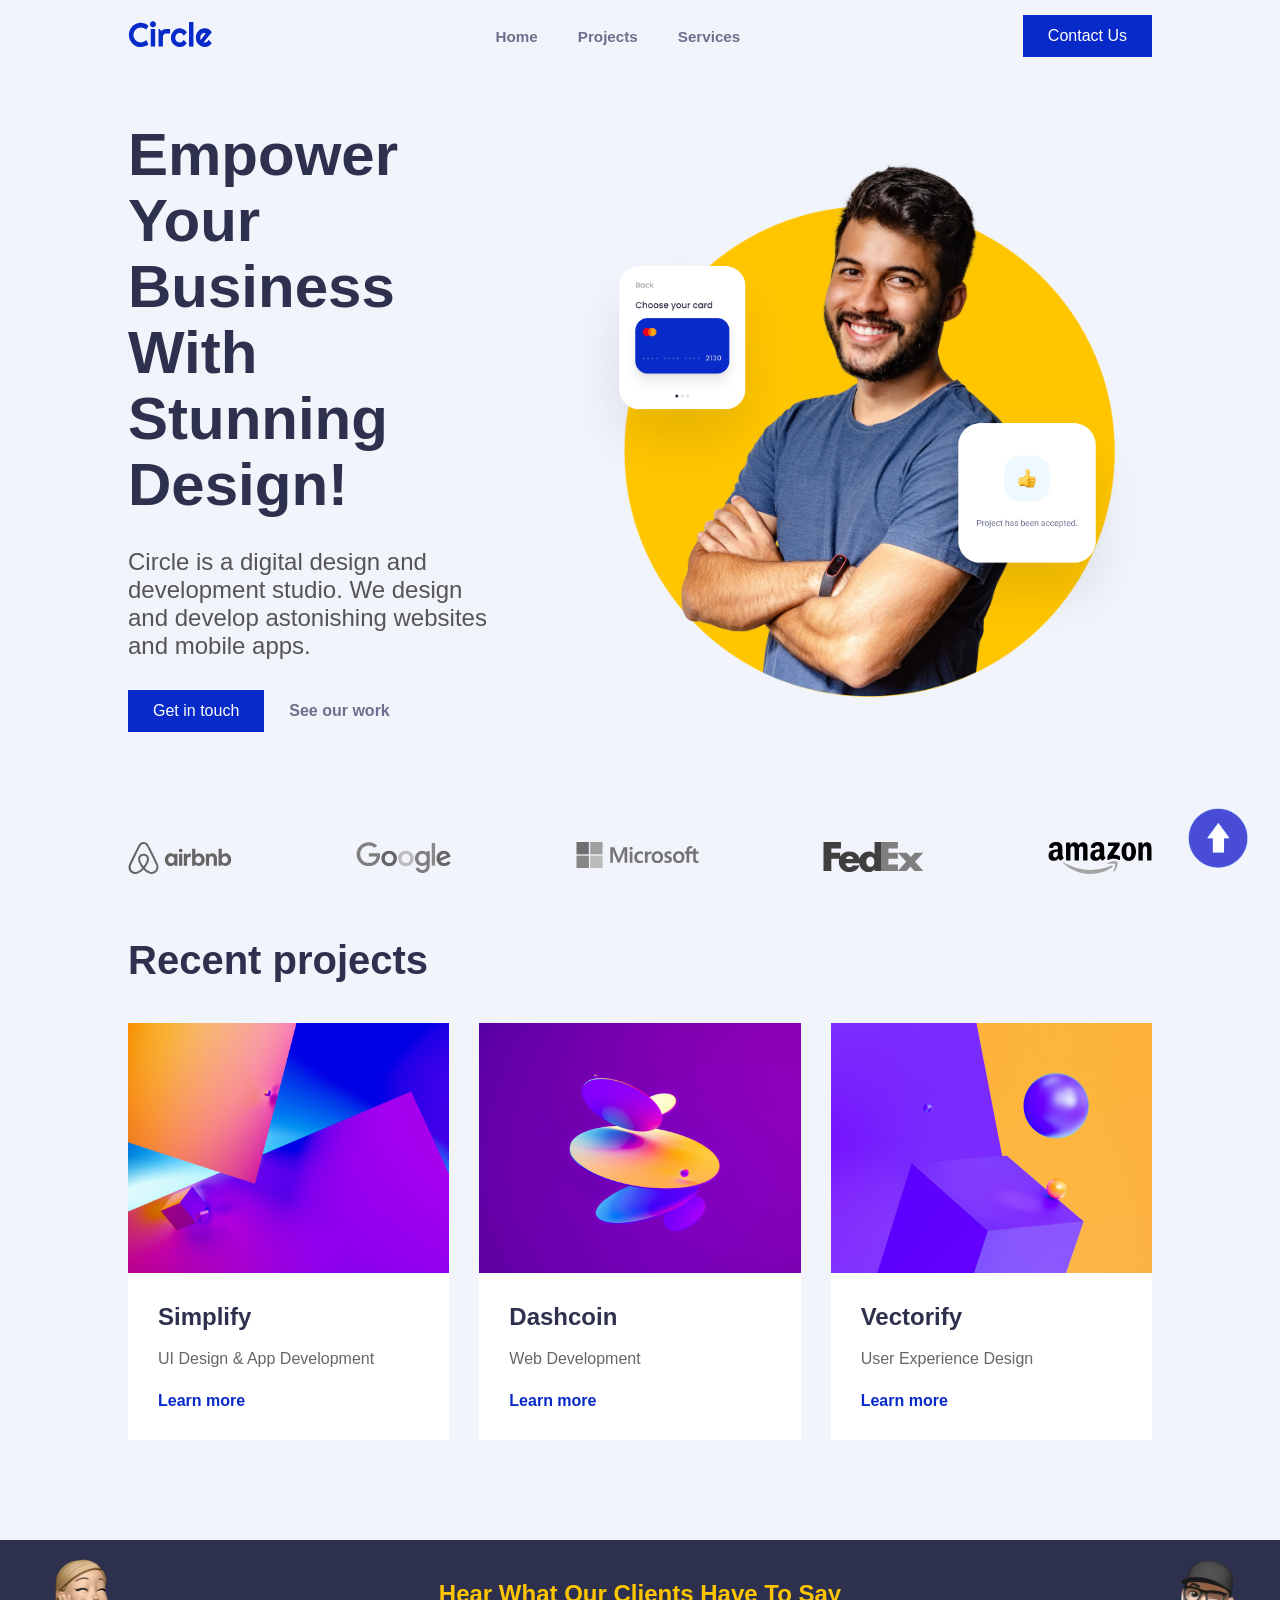
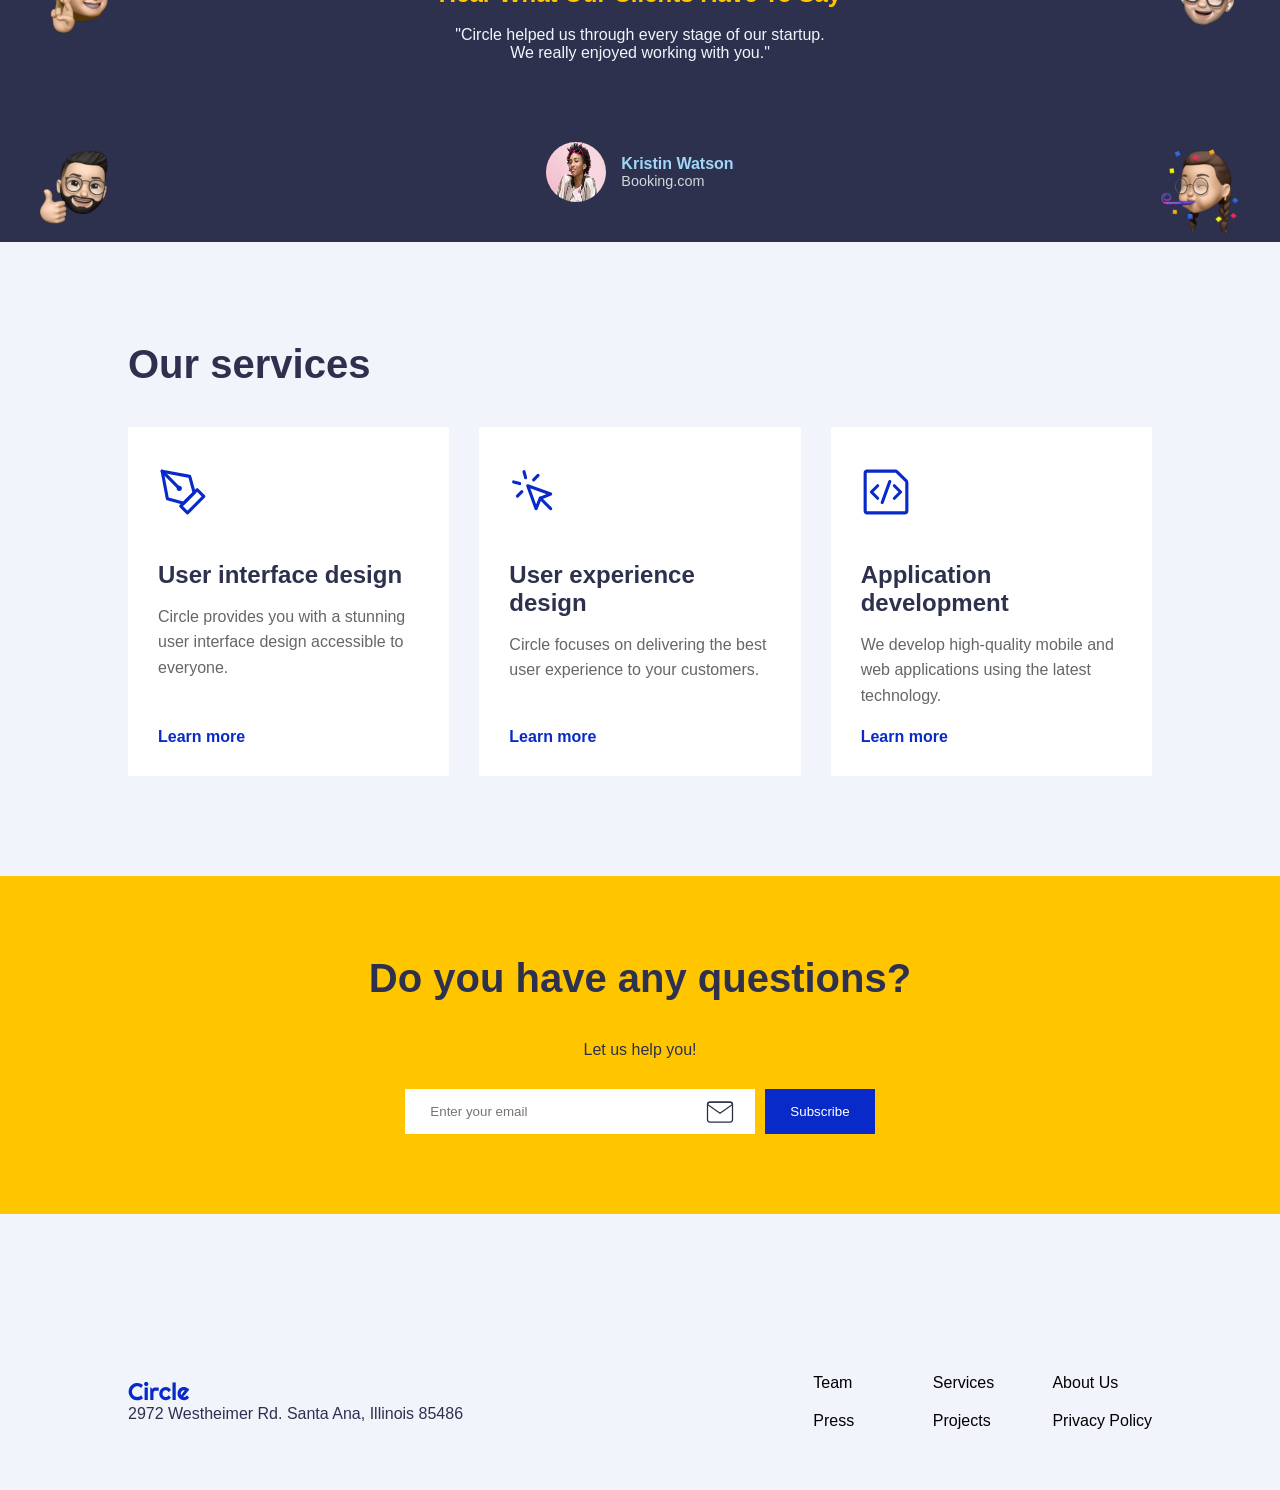
<file: index.html>
<!DOCTYPE html>
<html lang="en">
<head>
  <meta charset="UTF-8" />
  <meta name="viewport" content="width=device-width, initial-scale=1.0" />
  <title>Circle | Home</title>
 <link rel="shortcut icon" type="image/x-icon" href="./assets/logos/favicon.ico">
  <link rel="stylesheet" href="css/style.css" />
</head>
<body>

 <nav id="nav-responsive">
    <div id="logo-nav">
    <a href="index.html"><img src="assets/logos/circle.svg" width="85" alt="logo" /></a>
    </div>

    <input type="checkbox" id="menu-check">
    <label for="menu-check" class="burger">
<span class="line-1"></span>
  <span class="line-2"></span>
  <span class="line-3"></span>
        </label>

    <div id="menu-nav">
    <ul id="nav-links">
      <li class="gray"><a href="index.html">Home</a></li>
      <li class="gray"><a href="#projects">Projects</a></li>
      <li class="gray"><a href="#services">Services</a></li>
    </ul>
    <a id="boton-contacto" href="contact.html">Contact Us</a>
    </div>
  </nav>
<nav id="nav-big">
    <a href="index.html"><img src="assets/logos/circle.svg" width="85" alt="logo" /></a>
    <ul id="nav-links">
      <li class="gray"><a href="index.html">Home</a></li>
      <li class="gray"><a href="#projects">Projects</a></li>
      <li class="gray"><a href="#services">Services</a></li>
    </ul>
    <a id="boton-contacto" href="contact.html">Contact Us</a>
  </nav>
  <section id="hero">
    <div id="hero-left">
      <h1>Empower Your Business With Stunning Design!</h1>
      <p>Circle is a digital design and development studio. We design and develop astonishing websites and mobile apps.</p>
      <div id="hero-links">
        <a id="boton-touch" href="#newsletter">Get in touch</a>
        <a href="#projects" class="link-work">See our work</a>
      </div>
    </div>
    <div id="hero-right">
      <img src="assets/hero-section/card-1.png" alt="UI 1" />
      <img src="assets/hero-section/card-2.png" alt="UI 2" />
    </div>
  </section>

  <div id="logos">
    <a href="https://www.airbnb.com/"><img src="assets/logos/airbnb-logo.svg" alt="Airbnb" /></a>
   <a href="https://www.google.com/"><img src="assets/logos/google-logo.svg" alt="Google" /></a>
    <a href="https://www.microsoft.com/"><img src="assets/logos/microsoft-logo.svg" alt="Microsoft" /></a>
    <a href="https://www.fedex.com/"><img src="assets/logos/fedex-logo.svg" alt="FedEx" /></a>
    <a href="https://www.amazon.com/"><img src="assets/logos/amazon-logo.svg" alt="Amazon" /></a>
  </div>

  <section id="projects" class="main-section">
    <h3>Recent projects</h3>
    <div class="grid-layout">
      <article class="card">
        <img src="assets/projects-section/1.jpg" alt="P1" class="card-img" />
        <div class="card-body">
          <h4>Simplify</h4>
          <p>UI Design & App Development</p>
          <a href="projects.html?id=1" class="learn-more">Learn more</a>
        </div>
      </article>
      <article class="card">
        <img src="assets/projects-section/2.jpg" alt="P2" class="card-img" />
        <div class="card-body">
          <h4>Dashcoin</h4>
          <p>Web Development</p>
          <a href="projects.html?id=2" class="learn-more">Learn more</a>
        </div>
      </article>
      <article class="card">
        <img src="assets/projects-section/3.jpg" alt="P3" class="card-img" />
        <div class="card-body">
          <h4>Vectorify</h4>
          <p>User Experience Design</p>
          <a href="projects.html?id=3" class="learn-more">Learn more</a>
        </div>
      </article>
    </div>
  </section>
 <section id="testimonial-container">
      <img src="assets/testimonial-section/memoji-1.png" id="corner-img-top-left" class="hidden-emojis" alt="m1" />
      <img src="assets/testimonial-section/memoji-2.png" id="corner-img-top-right"class="hidden-emojis" alt="m2" />
      <img src="assets/testimonial-section/memoji-3.png" id="corner-img-bottom-left"class="hidden-emojis" alt="m3" />
      <img src="assets/testimonial-section/memoji-4.png" id="corner-img-bottom-right" class="hidden-emojis"alt="m4" />

      <div class="testimonial-content">
        <div class="testimonial-text">
          <h2>Hear What Our Clients Have To Say</h2>
          <br>
          <p>
            "Circle helped us through every stage of our startup. <br />
            We really enjoyed working with you."
          </p>
        </div>

        <div class="profile-content">
          <div class="profile-info">
            <img src="assets/testimonial-section/profile.png" alt="Kristin" />
            <div class="user-data">
              <p id="user-name">Kristin Watson</p>
              <p id="web">Booking.com</p>
            </div>
          </div>
        </div>
      </div>
    </section>
  <section id="services" class="main-section">
    <h3>Our services</h3>
    <div class="grid-layout">
      <article class="card">
        <div class="icon-box"><img src="assets/services-section/icons/1.svg" alt="i1" /></div>
        <div class="card-body">
          <h4>User interface design</h4>
          <p>Circle provides you with a stunning user interface design accessible to everyone.</p>
          <a href="#" class="learn-more">Learn more</a>
        </div>
      </article>
      <article class="card">
        <div class="icon-box"><img src="assets/services-section/icons/2.svg" alt="i2" /></div>
        <div class="card-body">
          <h4>User experience design</h4>
          <p>Circle focuses on delivering the best user experience to your customers.</p>
          <a href="#" class="learn-more">Learn more</a>
        </div>
      </article>
      <article class="card">
        <div class="icon-box"><img src="assets/services-section/icons/3.svg" alt="i3" /></div>
        <div class="card-body">
          <h4>Application development</h4>
          <p>We develop high-quality mobile and web applications using the latest technology.</p>
          <a href="#" class="learn-more">Learn more</a>
        </div>
      </article>
    </div>
  </section>

  <section id="newsletter">
    <h3>Do you have any questions?</h3>
    <p>Let us help you!</p>
    <div id="newsletter-form">
        
      <div id="email">
      <input type="email" placeholder="Enter your email"/>
      <img id="email-icon" src="./assets/newsletter/icons/mail.svg" alt="mail">
      </div>
      <button>Subscribe</button>
    </div>
  </section>
<a href="#" id="arrow"> </a>
<footer>
    <div class="footer-brand">
      <img src="assets/logos/circle.svg" alt="logo" />
      <p>2972 Westheimer Rd. Santa Ana, Illinois 85486</p>
    </div>
    <div id="footer-links">
      <a href="#">Team</a>
      <a href="#">Services</a>
      <a href="#">About Us</a>
      <a href="#">Press</a>
      <a href="#">Projects</a>
      <a href="#">Privacy Policy</a>
    </div>
  </footer>
   <script src="js/js.js"></script>
 </body>
</html>
</file>
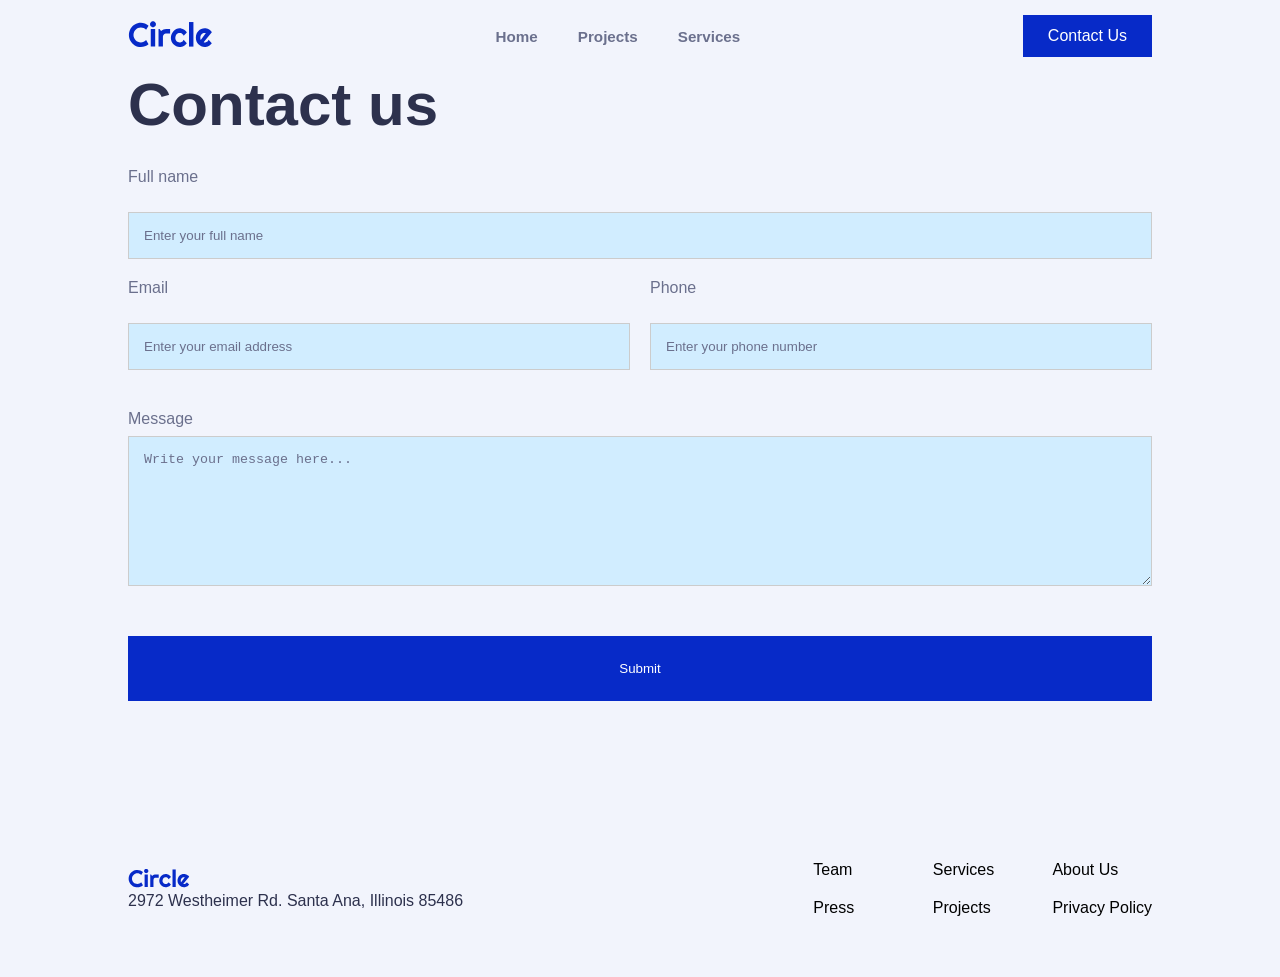
<file: contact.html>
<!DOCTYPE html>
<html lang="en">
<head>
  <meta charset="UTF-8" />
  <meta name="viewport" content="width=device-width, initial-scale=1.0" />
  <title>Circle | Projects</title>
  <link rel="stylesheet" href="css/style.css" />
</head>
<body class="projects">
  <nav id="nav-responsive">
    <div id="logo-nav">
    <a href="index.html"><img src="assets/logos/circle.svg" width="85" alt="logo" /></a>
    </div>

    <input type="checkbox" id="menu-check">
    <label for="menu-check" class="burger">
<span class="line-1"></span>
  <span class="line-2"></span>
  <span class="line-3"></span>
        </label>

    <div id="menu-nav">
    <ul id="nav-links">
      <li class="gray"><a href="index.html">Home</a></li>
      <li class="gray"><a href="#projects">Projects</a></li>
      <li class="gray"><a href="#services">Services</a></li>
    </ul>
    <a id="boton-contacto" href="contact.html">Contact Us</a>
    </div>
  </nav>
<nav id="nav-big">
    <a href="index.html"><img src="assets/logos/circle.svg" width="85" alt="logo" /></a>
    <ul id="nav-links">
      <li class="gray"><a href="index.html">Home</a></li>
      <li class="gray"><a href="#projects">Projects</a></li>
      <li class="gray"><a href="#services">Services</a></li>
    </ul>
    <a id="boton-contacto" href="contact.html">Contact Us</a>
  </nav>
<section class="contact-section">
    <header class="contact-header">
      <h1 class="contact">Contact us</h1>
      </header>


      <form class="contact-form">
        
      <div class="name">
        <span class="full-name">Full name</span>
        <br>
        <input type="text" placeholder="Enter your full name" required />
        <p id="errorName" class="errorForm" hidden>Please, complete the field NAME with your name</p>
      </div>
        
      <div class="email-phone">
        <div class="email">
            <span class="email">Email</span>
            <br>
            <input type="email" placeholder="Enter your email address" required />
            <p id="errorEmail" class="errorForm" hidden>Invalid email</p>
            </div>
        <div class="phone">
        <span class="phone">Phone</span>
        <br>
        <input type="text" placeholder="Enter your phone number" required />
        <p id="errorPhone" class="errorForm" hidden>Please enter your phone number</p>
        </div>        
        </div>

        <div class="message">
        <span class="message">Message</span>
        <textarea placeholder="Write your message here..." required></textarea>
        <p id="errorMessage" class="errorForm" hidden>Write us at least 5 characters</p>
        </div>
    <button type="button" onclick="sendForm()" id="submitForm">Submit</button>
    <p class="errorForm" id="errorSubmit" hidden>PLEASE, REVIEW THE REQUIRED FIELDS</p>
    </form>
    </section>
<!-- --------------------- -->

  <footer>
    <div class="footer-brand">
      <img src="assets/logos/circle.svg" alt="logo" />
      <p>2972 Westheimer Rd. Santa Ana, Illinois 85486</p>
    </div>
    <div id="footer-links">
      <a href="#">Team</a>
      <a href="#">Services</a>
      <a href="#">About Us</a>
      <a href="#">Press</a>
      <a href="#">Projects</a>
      <a href="#">Privacy Policy</a>
    </div>
  </footer>
  <script src="js/js.js"></script>
</body>
</html>
</file>
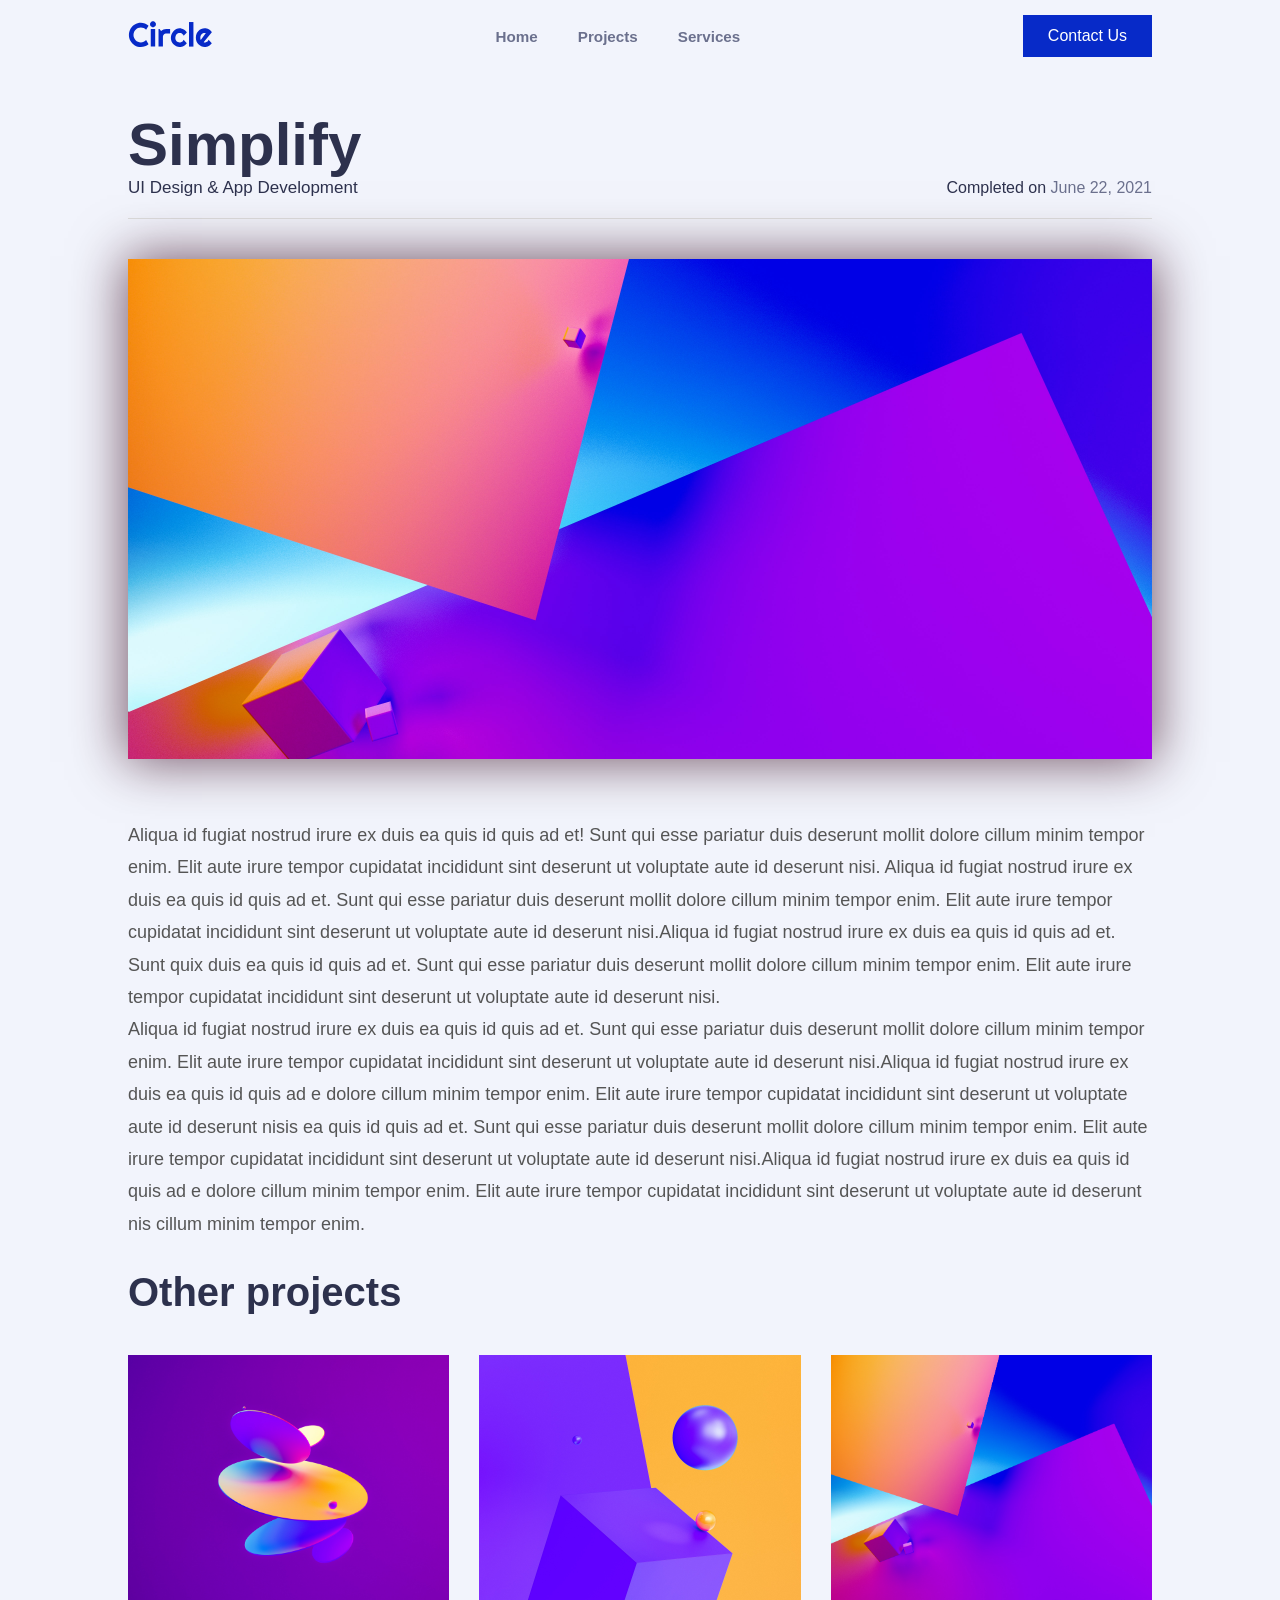
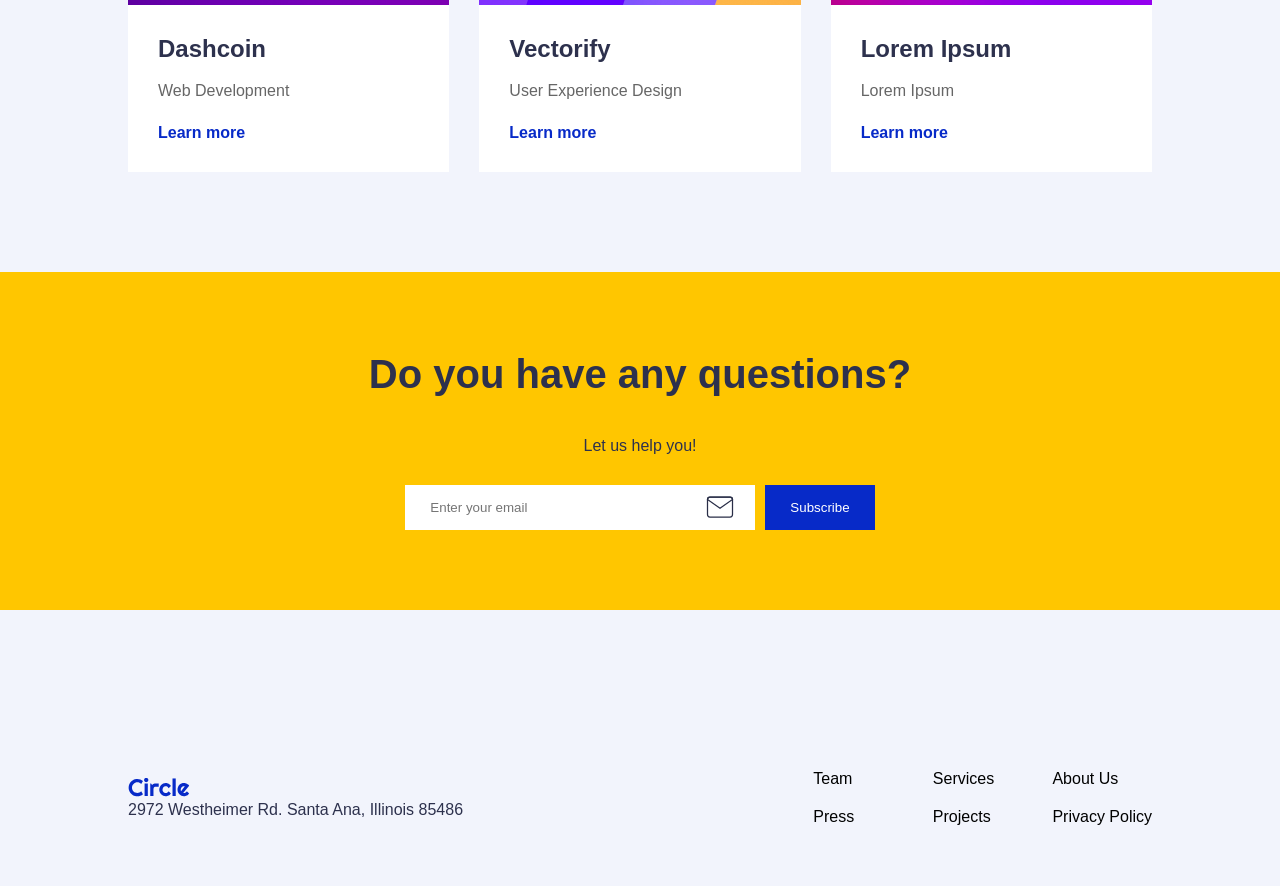
<file: projects.html>
<!DOCTYPE html>
<html lang="en">
<head>
  <meta charset="UTF-8" />
  <meta name="viewport" content="width=device-width, initial-scale=1.0" />
  <title>Circle | Projects</title>
  <link rel="stylesheet" href="css/style.css" />
</head>
<body class="projects">
 <nav id="nav-responsive">
    <div id="logo-nav">
    <a href="index.html"><img src="assets/logos/circle.svg" width="85" alt="logo" /></a>
    </div>

    <input type="checkbox" id="menu-check">
    <label for="menu-check" class="burger">
<span class="line-1"></span>
  <span class="line-2"></span>
  <span class="line-3"></span>
        </label>

    <div id="menu-nav">
    <ul id="nav-links">
      <li class="gray"><a href="index.html">Home</a></li>
      <li class="gray"><a href="index.html#projects">Projects</a></li>
      <li class="gray"><a href="index.html#services">Services</a></li>
    </ul>
    <a id="boton-contacto" href="contact.html">Contact Us</a>
    </div>
  </nav>
<nav id="nav-big">
    <a href="index.html"><img src="assets/logos/circle.svg" width="85" alt="logo" /></a>
    <ul id="nav-links">
      <li class="gray"><a href="index.html">Home</a></li>
      <li class="gray"><a href="index.html#projects">Projects</a></li>
      <li class="gray"><a href="index.html#services">Services</a></li>
    </ul>
    <a id="boton-contacto" href="contact.html">Contact Us</a>
  </nav>
  <section class="project-details">
    <header class="project-header">
      <h1 class="title-project">Simplify</h1>
      <div class="completion">
        <h5 class="subtitle-project">UI Design & App Development
</h5>
        <div class="date-container">
          <span class="completed-on">Completed on </span>
          <span class="date">June 22, 2021</span>
        </div>
      </div>
    </header>

    <div class="project-image-container">
      <img src="assets/projects-section/1.jpg" alt="Simplify" class="project-main-img" />
    </div>

    <article class="project-description">
      <p>Aliqua id fugiat nostrud irure ex duis ea quis id quis ad et! Sunt qui esse pariatur duis deserunt mollit dolore cillum minim tempor enim. Elit aute irure tempor cupidatat incididunt sint deserunt ut voluptate aute id deserunt nisi. Aliqua id fugiat nostrud irure ex duis ea quis id quis ad et. Sunt qui esse pariatur duis deserunt mollit dolore cillum minim tempor enim. Elit aute irure tempor cupidatat incididunt sint deserunt ut voluptate aute id deserunt nisi.Aliqua id fugiat nostrud irure ex duis ea quis id quis ad et. Sunt quix duis ea quis id quis ad et. Sunt qui esse pariatur duis deserunt mollit dolore cillum minim tempor enim. Elit aute irure tempor cupidatat incididunt sint deserunt ut voluptate aute id deserunt nisi.<br>Aliqua id fugiat nostrud irure ex duis ea quis id quis ad et. Sunt qui esse pariatur duis deserunt mollit dolore cillum minim tempor enim. Elit aute irure tempor cupidatat incididunt sint deserunt ut voluptate aute id deserunt nisi.Aliqua id fugiat nostrud irure ex duis ea quis id quis ad e dolore cillum minim tempor enim. Elit aute irure tempor cupidatat incididunt sint deserunt ut voluptate aute id deserunt nisis ea quis id quis ad et. Sunt qui esse pariatur duis deserunt mollit dolore cillum minim tempor enim. Elit aute irure tempor cupidatat incididunt sint deserunt ut voluptate aute id deserunt nisi.Aliqua id fugiat nostrud irure ex duis ea quis id quis ad e dolore cillum minim tempor enim. Elit aute irure tempor cupidatat incididunt sint deserunt ut voluptate aute id deserunt nis cillum minim tempor enim.</p>
      </article>
  </section>

  <section class="other-projects">
    <h3>Other projects</h3>
    <div class="grid-layout" id="container-tarjetas">
      <article class="card">
        <img src="assets/projects-section/2.jpg" alt="P2" class="card-img" />
        <div class="card-body">
          <h4>Dashcoin</h4>
          <p>Web Development</p>
          <a href="projects.html?id=2" class="learn-more">Learn more</a>
        </div>
      </article>
      <article class="card">
        <img src="assets/projects-section/3.jpg" alt="P3" class="card-img" />
        <div class="card-body">
          <h4>Vectorify</h4>
          <p>User Experience Design</p>
          <a href="projects.html?id=3" class="learn-more">Learn more</a>
        </div>
      </article>
      <article class="card">
        <img src="assets/projects-section/1.jpg" alt="P1" class="card-img" />
        <div class="card-body">
          <h4>Lorem Ipsum</h4>
          <p>Lorem Ipsum</p>
          <a href="projects.html?id=4" class="learn-more">Learn more</a>
        </div>
      </article>
    </div>
  </section>

  <section id="newsletter">
    <h3>Do you have any questions?</h3>
    <p>Let us help you!</p>
    <div id="newsletter-form">
        
      <div id="email">
      <input type="email" placeholder="Enter your email"/>
      <img id="email-icon" src="./assets/newsletter/icons/mail.svg" alt="mail">
      </div>
      <button>Subscribe</button>
    </div>
  </section>

  <footer>
    <div class="footer-brand">
      <img src="assets/logos/circle.svg" alt="logo" />
      <p>2972 Westheimer Rd. Santa Ana, Illinois 85486</p>
    </div>
    <div id="footer-links">
      <a href="#">Team</a>
      <a href="#">Services</a>
      <a href="#">About Us</a>
      <a href="#">Press</a>
      <a href="#">Projects</a>
      <a href="#">Privacy Policy</a>
    </div>
  </footer>
   <script src="js/js.js"></script>
</body>
</html>
</file>
<file: css/style.css>
html, body {
  max-width: 100%;
  overflow-x: hidden;
}
* {
  margin: 0;
  padding: 0;
  box-sizing: border-box;
}

:root {
  font-family: "Inter", sans-serif;
  --primary: #072ac8;
  --white: #f2f4fc;
  --background-testimonials: #2d314d;
  --yellow: #ffc600;
  --gray: #6b708d;
  --username: #a2d6f9;
  --side-padding: 10%;
}

body {
  background-color: var(--white);
  color: var(--background-testimonials);
}

h1 {
  font-size: 60px;
  font-weight: bold;
  line-height: 1.1;
}
h3 {
  font-size: 40px;
  font-weight: bold;
  margin-bottom: 40px;
}
h4 {
  font-size: 24px;
  font-weight: bold;
  margin-bottom: 15px;
}
h5 {
  font-size: 17px;
  font-weight: normal;
}

a {
  text-decoration: none;
  color: var(--primary);
  transition: 0.3s;
}
a:hover {
  text-decoration: underline;
}

#nav-responsive{
    display:none;
}
#nav-big{
    display:flex;
}

nav,
footer,
.main-section,
#hero,
#logos,
#newsletter,
#testimonial-container,
.project-details,
.other-projects,
.contact-section {
  padding-left: var(--side-padding);
  padding-right: var(--side-padding);
  max-width: 1400px;
  margin: 0 auto;
}

.contact-form{
  margin-top: 30px;
  display:block;
  margin-bottom: 100px;
}

.contact-form .name{
  display:flex;
  flex-direction: column;
  margin-bottom: 20px;
   color: var(--gray);  
}

.contact-form .email-phone{
  display:flex;
  justify-content: space-between;
  align-items: flex-start;
  gap: 20px;
  margin-bottom: 20px;
  width:100%; 
}
.contact-form .email, 
.contact-form .phone {
  flex: 1; 
  display: flex;
  flex-direction: column;
   color: var(--gray);  
}


.contact-form input, 
.contact-form textarea {
  width: 100%;
  padding: 15px;
  border: 1px solid #ccc;
  margin-top: 8px;
  background-color:#D1EDFF;
}

.contact-form .message {
  display: flex;
  flex-direction: column;
  margin-top: 20px;
  color: var(--gray);  
}

.contact-form textarea {
  height: 150px;
  resize: vertical;
}
.contact-form input::placeholder, 
.contact-form textarea::placeholder {
  color: var(--gray); 
  opacity: 1;
}


.errorForm {
  color: red;
  font-size: 0.9rem;
  opacity: 1;
  margin-top: 15px;
  align-items: center;

}


#submitForm{
  background-color: var(--primary);
  color: white !important;
  padding: 25px 25px;
  text-decoration: none !important;
  border: none;
  cursor: pointer;
  width:100%;
  margin-top: 50px;
}

#errorSubmit{
  color: red;
  font-size: 20px;
  opacity: 1;
  text-align: center;
  font-weight:bold;
}

nav {
  padding-top: 15px;
  padding-bottom: 15px;
  display: flex;
  justify-content: space-between;
  align-items: center;
}

#nav-links {
  display: flex;
  list-style: none;
  gap: 40px;
  font-weight: bold;
  font-size: 0.95rem;
}

#nav-links li.gray a {
  color: var(--gray);
}
#nav-links li.gray a:hover {
  color: var(--primary);
}

#boton-contacto,
#boton-touch,
#newsletter button {
  background-color: var(--primary);
  color: white !important;
  padding: 12px 25px;
  text-decoration: none !important;
  border: none;
  cursor: pointer;
}

#boton-contacto:hover,
#boton-touch:hover,
#newsletter button:hover {
  color: var(--yellow) !important;
}

#hero {
  padding-top: 50px;
  padding-bottom: 50px;
  display: flex;
  align-items: center;
  gap: 80px;
}
#hero-left {
  flex: 1.2;
  display: flex;
  flex-direction: column;
  gap: 30px;
}
#hero-left p {
  font-size: 24px;
  color: #555;
}
#hero-right {
  flex: 1.8;
  position: relative;
  min-height: 550px;
  background: url("../assets/hero-section/hero-image.png") no-repeat center;
  background-size: contain;
}
#hero-right img {
  position: absolute;
  max-width: 250px;
}
#hero-right img:first-child {
  top: 15%;
  left: -5%;
}
#hero-right img:last-child {
  bottom: 10%;
  right: 0;
}
#hero-links {
  display: flex;
  align-items: center;
  gap: 25px;
}
.link-work {
  color: var(--gray);
  font-weight: bold;
}

#logos {
  display: flex;
  justify-content: space-between;
  padding-top: 60px;
  padding-bottom: 60px;
}
#logos img {
  filter: grayscale(1);

}
#logos img:hover {
  filter: grayscale(0);
}

.grid-layout {
  display: grid;
  grid-template-columns: repeat(3, 1fr);
  gap: 30px;
}

.card {
  display: flex;
  flex-direction: column;
  background-color: white;
  height: 100%;
}

.card:hover {
  box-shadow: 14px 14px 20px 0 rgba(20, 20, 20, 0.3);
}

.card-img {
  width: 100%;
  height: 250px;
  object-fit: cover;
}
.icon-box {
  padding: 40px 30px 10px;
}
.icon-box img {
  width: 50px;
  height: 50px;
}
.card-body {
  padding: 30px;
  display: flex;
  flex-direction: column;
  flex: 1;
}
.card-body p {
  color: #666;
  line-height: 1.6;
  flex: 1;
  margin-bottom: 20px;
}
.learn-more {
  font-weight: bold;
}

#testimonial-container{
    position: relative;
  background-color: var(--background-testimonials);
  padding-top: 40px;
  padding-bottom: 20px;
  text-align: center;
   margin: 100px auto  ;
     
}

#corner-img-top-left{
    position:absolute;
    width:100px;
    top:2%;
    left:2%;
}

#corner-img-top-right{
position:absolute;
    width:100px;
    top:2%;
    right:2%;

}
 #corner-img-bottom-left{
 position:absolute;
    width:100px;
    bottom:2%;
    left:2%;
}
 #corner-img-bottom-right{
 position:absolute;
    width:100px;
    bottom:2%;
    right:2%;    
 }


 .testimonial-content{
 display:flex;
 flex-direction: column;
 align-items: center;
 gap:80px;

 }

 .profile-content{
    display:row;
    margin-bottom:20px;
   }

 .profile-info{
    display:flex;
    flex-direction:row;
    align-items: center;
    justify-content:center;
    gap: 15px;

 }
 .profile-info img{
    width:60px;
    height:60px;
    border-radius: 100%;
 }

 .user-data{
       display: flex;
    flex-direction: column;
    align-items: flex-start;
     }

 #user-name{
    color: var(--username);
    font-weight: bold;
    margin:0;
    padding:0;
 }
 #web{
    color: white;
    font-size: 0.9rem;
    opacity: 0.8;
    margin:0;
    padding:0;
 }

.testimonial-text h2{
    color: var(--yellow)
}
.testimonial-text p{
color: var(--white);
}

#newsletter {
  background-color: var(--yellow);
  padding-top: 80px;
  padding-bottom: 80px;
  text-align: center;
   margin: 100px auto  ;
     
}
#newsletter-form {
  margin-top: 30px;
  display: flex;
  justify-content: center;
  gap: 10px;
  
}
#newsletter input {
  padding: 15px 25px;
  width: 350px;
  border: none;
 }

  #email{
    position:relative;
 display:flex;
 align-items: center;
 }

 #email-icon{
    position:absolute;
    margin-left:300px;

 }
footer {
  padding-top: 60px;
  padding-bottom: 60px;
  display: flex;
  justify-content: space-between;
  align-items: center;
}
#footer-links {
  display: grid;
  grid-template-columns: repeat(3, 1fr);
  gap: 20px;
}
#footer-links a {
  color: black;
}

.project-header {
  padding: 40px 0;
}
.completion {
  display: flex;
  justify-content: space-between;
  align-items: center;
  padding-bottom: 20px;
  border-bottom: 1px solid #ddd;
}
.project-image-container {
  width: 100%;
  max-height: 500px;
  overflow: hidden;
  margin-bottom: 30px;
  box-shadow: 0 0 50px 3px rgba(49, 2, 24, 0.649);
}
.project-main-img {
  width: 100%;
  height: 500px;
  object-fit: cover;
}
.project-description {
  font-size: 18px;
  line-height: 1.8;
  color: #555;
  padding: 30px 0;
}
.date{
  color: var(--gray)
}
.error-input {
  border: 2px solid red;
}

#arrow{
  display:block;
  background-image: url("../assets/logos/arrow.png");
  background-repeat: no-repeat;
  background-size: contain;
  background-position: center;
  width: 60px;
  height: 60px;
position: fixed;
bottom:2rem;
right: 2rem;
opacity: 0.8;
z-index: 1000;
}

@media (max-width: 800px) {
  :root {
    --side-padding: 5%;
  }
  h1 {
    font-size: 2rem;
  }
  nav {
    padding: 15px var(--side-padding);
    flex-direction: column;
    gap: 15px;
  }
  #nav-links {
    gap: 20px;
  }
  #hero {
    flex-direction: column;
    text-align: center;
    gap: 40px;
  }
  #hero-right {
    order: 1;
    width: 100%;
    min-height: 400px;
  }
  #hero-right img {
    display: none;
  }
  #logos {
    display: grid;
    grid-template-columns: repeat(2, 1fr);
    gap: 20px;
  }
  .grid-layout {
    grid-template-columns: 1fr;
  }
  .completion {
    flex-direction: column;
    align-items: flex-start;
    gap: 10px;
  }
 
  footer {
    flex-direction: column;
    gap: 30px;
    text-align: center;
  }

  .email-phone{
  display:flex;
  flex-direction: column;
  gap: 20px;
  margin-bottom: 20px;
  width:100%; 
}

.hidden-emojis{
display:none; 
}
/* -- */

#menu-check {
  display: none;
}
#menu-nav {
  display: none;
  position:relative;
 width: 100%;
  
  background-color: var(--white);
  text-align: center;
  padding: 20px; 
}

.burger span {
  display: block;
  width: 25px;
  height: 4px;
  background-color: #333;
  margin: 3px 0;
 
}
#menu-check:checked ~ #menu-nav {
  display: block;
}

#nav {
  padding-top: 15px;
  padding-bottom: 15px;
  display: flex;
  justify-content: space-between;
}
#nav-big{
    display:none;
}

#nav-responsive{
    display:flex;
    
}

#nav-links {
  display: flex;
  flex-direction: column;
  list-style: none;
  gap: 30px;
  font-weight: bold;
  font-size: 0.95rem;
  margin-bottom:25px;
}

#nav-links li.gray a {
  color: var(--gray);
}
#nav-links li.gray a:hover {
  color: var(--primary);
}

#boton-contacto {
  background-color: var(--primary);
  color: white;
  padding: 12px 25px;
  text-decoration: none;
  border: none;
  cursor: pointer;
}
}
</file>
